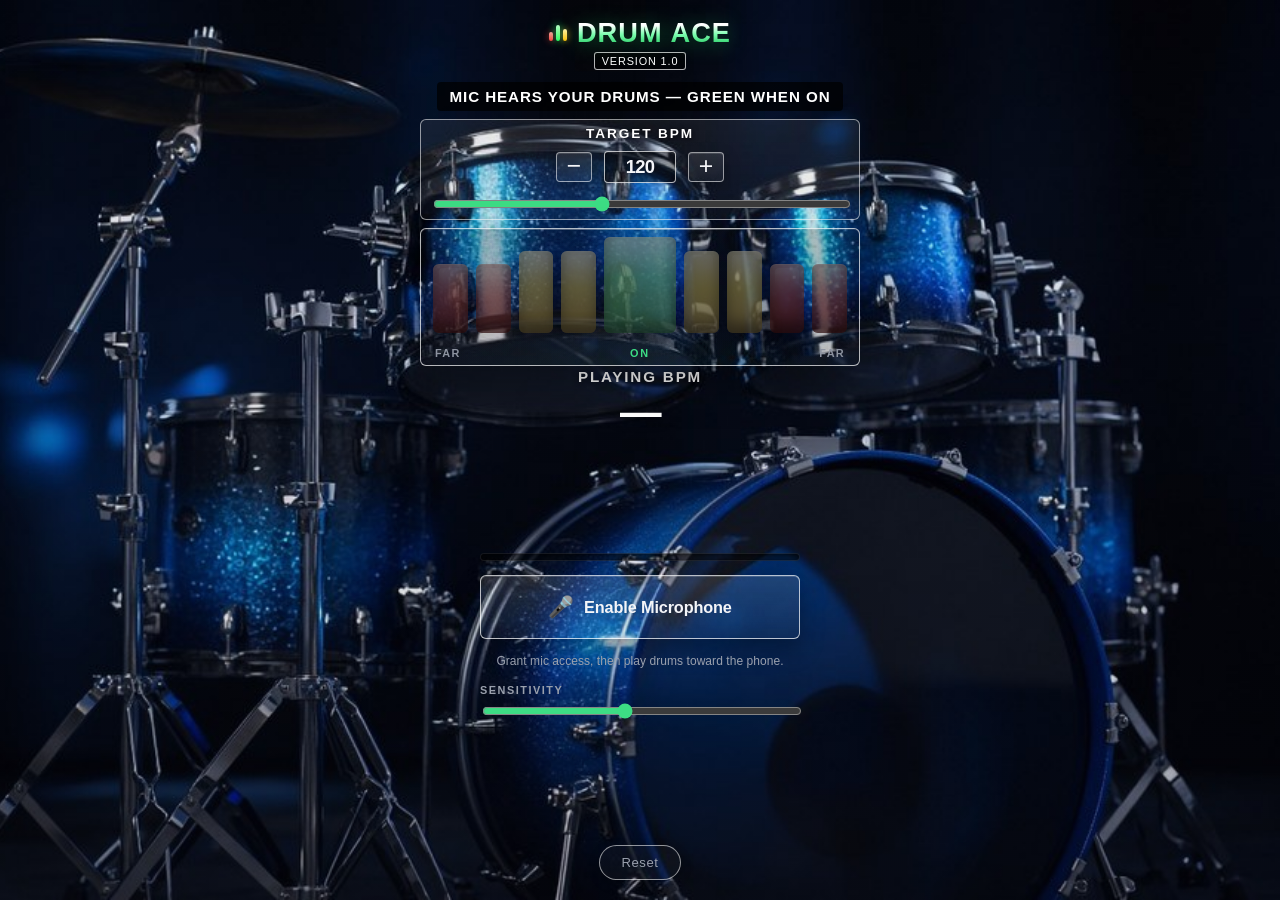
<file: index.html>
<!DOCTYPE html>
<html lang="en">
<head>
  <meta charset="UTF-8" />
  <meta name="viewport" content="width=device-width, initial-scale=1, viewport-fit=cover, maximum-scale=1, user-scalable=no" />
  <meta name="apple-mobile-web-app-capable" content="yes" />
  <meta name="apple-mobile-web-app-status-bar-style" content="black-translucent" />
  <meta name="apple-mobile-web-app-title" content="Drum Ace" />
  <meta name="theme-color" content="#07080c" />
  <title>Drum Ace</title>
  <link rel="stylesheet" href="styles.css" />
</head>
<body>
  <div class="app">
    <header class="header">
      <div class="brand">
        <span class="mark" aria-hidden="true"><i></i><i></i><i></i></span>
        <h1>Drum Ace</h1>
      </div>
      <p class="version">Version 1.0</p>
      <p class="subtitle">Mic hears your drums — green when on</p>
    </header>

    <section class="bpm-panel" aria-label="Target BPM">
      <label class="bpm-label" for="bpmInput">Target BPM</label>
      <div class="bpm-controls">
        <button type="button" class="bpm-btn" id="bpmDown" aria-label="Decrease BPM">−</button>
        <input type="number" id="bpmInput" inputmode="numeric" min="40" max="240" value="120" aria-label="Target BPM value" />
        <button type="button" class="bpm-btn" id="bpmUp" aria-label="Increase BPM">+</button>
      </div>
      <input type="range" id="bpmSlider" min="40" max="240" value="120" aria-label="BPM slider" />
    </section>

    <section class="led-stage" aria-label="Tempo LED bar" aria-live="polite">
      <div class="led-row" id="ledRow" role="img" aria-label="Nine LED tempo zones"></div>
      <div class="led-legend">
        <span>far</span>
        <span class="legend-center">ON</span>
        <span>far</span>
      </div>
    </section>

    <section class="playing" aria-live="polite">
      <span class="readout-label">Playing BPM</span>
      <span class="playing-bpm" id="playingBpm">—</span>
    </section>
    <span class="sr-only" id="errorReadout" hidden>—</span>

    <section class="mic-section">
      <div class="level-meter" aria-hidden="true">
        <div class="level-fill" id="levelFill"></div>
      </div>
      <button type="button" class="mic-btn" id="micBtn" aria-pressed="false">
        <span class="mic-icon" aria-hidden="true">🎤</span>
        <span class="mic-label" id="micLabel">Enable Microphone</span>
      </button>
      <p class="hint" id="statusHint">Grant mic access, then play drums toward the phone.</p>
      <div class="sens-row">
        <label for="sensSlider">Sensitivity</label>
        <input type="range" id="sensSlider" min="1" max="100" value="45" aria-label="Hit detection sensitivity" />
      </div>
    </section>

    <footer class="footer">
      <button type="button" class="ghost-btn" id="resetBtn">Reset</button>
    </footer>
  </div>
  <script src="app.js"></script>
      </body>
</html>
</file>
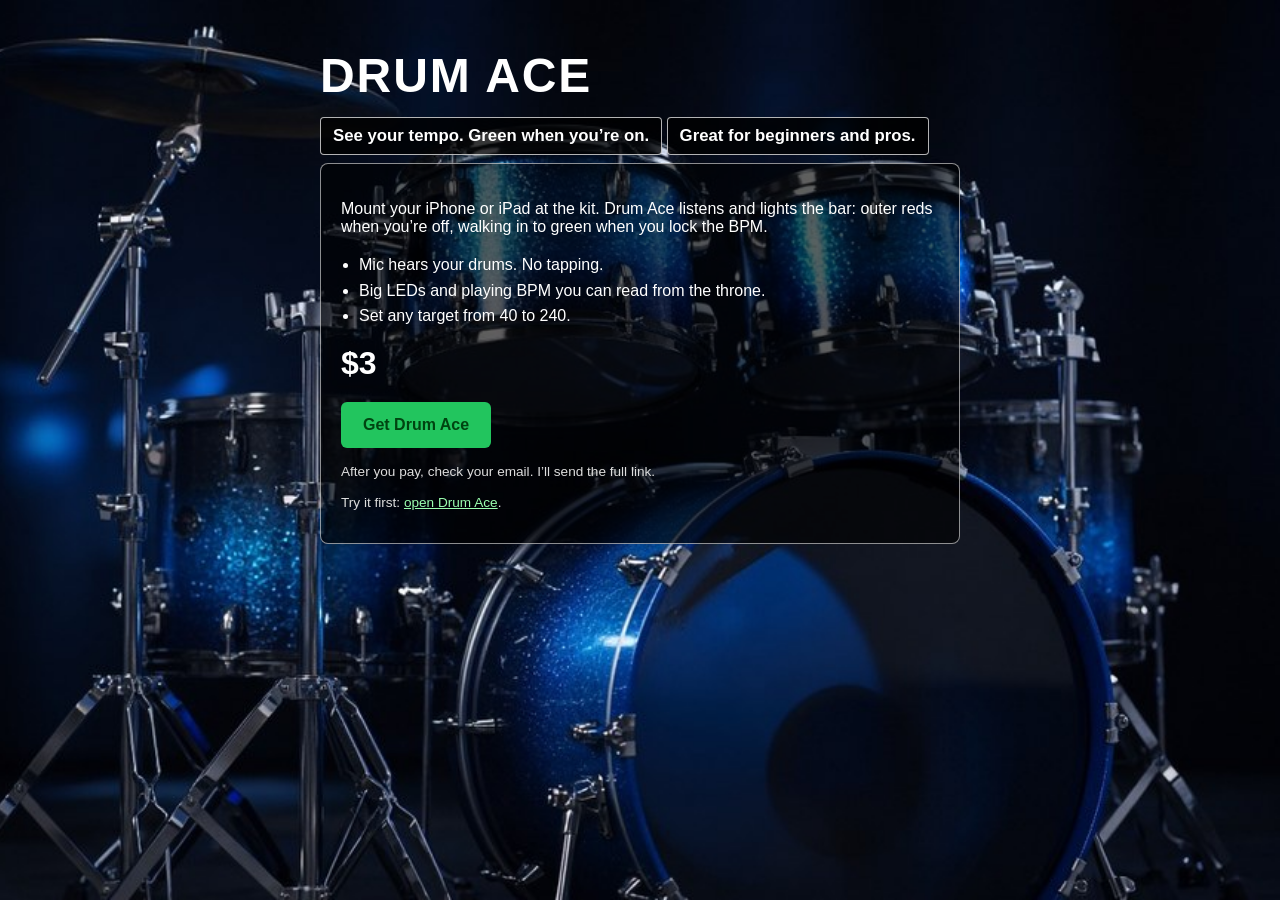
<file: sell.html>
<!DOCTYPE html>
<html lang="en">
<head>
<meta charset="UTF-8" />
<meta name="viewport" content="width=device-width, initial-scale=1" />
<title>Drum Ace</title>
<style>
  body { margin:0; font-family:-apple-system,BlinkMacSystemFont,sans-serif; background:#07080c url("bg-tama.jpg") center/cover fixed; color:#fff; }
  .wrap { max-width:640px; margin:0 auto; padding:48px 20px 80px; }
  h1 { font-size:3rem; margin:0; letter-spacing:.04em; text-transform:uppercase; }
  .tag { display:inline-block; font-size:1.05rem; font-weight:700; margin:14px 0 8px; padding:8px 12px; background:rgba(0,0,0,.78); border:1px solid rgba(255,255,255,.7); border-radius:4px; }
  .card { background:rgba(0,0,0,.62); border:1px solid rgba(255,255,255,.55); border-radius:8px; padding:20px; }
  ul { padding-left:18px; line-height:1.6; }
  .price { font-size:2rem; font-weight:800; margin:8px 0; }
  a.buy { display:inline-block; margin-top:12px; background:#22c55e; color:#041; font-weight:800; text-decoration:none; padding:14px 22px; border-radius:6px; }
  .note { margin-top:16px; font-size:.85rem; color:#ddd; }
</style>
</head>
<body>
  <div class="wrap">
    <h1>Drum Ace</h1>
    <p class="tag">See your tempo. Green when you’re on.</p>
    <p class="tag">Great for beginners and pros.</p>
    <div class="card">
      <p>Mount your iPhone or iPad at the kit. Drum Ace listens and lights the bar: outer reds when you’re off, walking in to green when you lock the BPM.</p>
      <ul>
        <li>Mic hears your drums. No tapping.</li>
        <li>Big LEDs and playing BPM you can read from the throne.</li>
        <li>Set any target from 40 to 240.</li>
      </ul>
      <div class="price">$3</div>
      <a class="buy" href="https://www.paypal.com/cgi-bin/webscr?cmd=_xclick&business=vruk%40icloud.com&amount=3.00&currency_code=USD&item_name=Drum%20Ace">Get Drum Ace</a>
      <p class="note">After you pay, check your email. I’ll send the full link.</p>
      <p class="note">Try it first: <a href="./" style="color:#9bffb0">open Drum Ace</a>.</p>
    </div>
  </div>
</body>
</html>
</file>
<file: styles.css>
/* Drum Ace — dark glass stage, mic onset → 9-bar tempo meter */

*,
*::before,
*::after {
  box-sizing: border-box;
  -webkit-tap-highlight-color: transparent;
}

:root {
  --bg: #07080c;
  --text: #f4f5f8;
  --muted: #9aa0ad;
  --accent: #3ddc84;
  --line: rgba(255, 255, 255, 0.1);
  --glass: linear-gradient(180deg, rgba(255, 255, 255, 0.07), rgba(255, 255, 255, 0.03));
  --shadow: 0 14px 36px rgba(0, 0, 0, 0.38);
  --safe-top: env(safe-area-inset-top, 0px);
  --safe-right: env(safe-area-inset-right, 0px);
  --safe-bottom: env(safe-area-inset-bottom, 0px);
  --safe-left: env(safe-area-inset-left, 0px);
}

html {
  color-scheme: dark;
}

html, body {
  margin: 0;
  padding: 0;
  height: 100%;
  background: var(--bg);
  color: var(--text);
  font-family: -apple-system, BlinkMacSystemFont, "SF Pro Text", "Segoe UI", Roboto, Helvetica, Arial, sans-serif;
  overscroll-behavior: none;
  touch-action: manipulation;
  user-select: none;
  -webkit-user-select: none;
}

body {
  min-height: 100dvh;
  min-height: -webkit-fill-available;
  position: relative;
  background-color: #0a0a12;
}

body::before {
  content: "";
  position: fixed;
  inset: 0;
  z-index: 0;
  background:
    linear-gradient(180deg, rgba(6,8,18,0.05) 0%, rgba(6,8,18,0.12) 70%, rgba(6,8,18,0.28) 100%),
    url("bg-tama.jpg") center / cover no-repeat;
  pointer-events: none;
}

button, input {
  font-family: inherit;
  color: inherit;
}

.app {
  position: relative;
  z-index: 1;
  max-width: 480px;
  margin: 0 auto;
  padding:
    calc(18px + var(--safe-top))
    calc(20px + var(--safe-right))
    calc(18px + var(--safe-bottom))
    calc(20px + var(--safe-left));
  min-height: 100dvh;
  display: flex;
  flex-direction: column;
  gap: 8px;
}

.header {
  text-align: center;
  padding-top: 2px;
  display: flex;
  flex-direction: column;
  align-items: center;
}

.brand {
  display: flex;
  align-items: center;
  justify-content: center;
  gap: 10px;
}

.mark {
  display: inline-flex;
  align-items: flex-end;
  gap: 3px;
  height: 16px;
}

.mark i {
  display: block;
  width: 4px;
  height: 9px;
  border-radius: 2px;
  background: linear-gradient(180deg, #ff9a9a, #ff3b3b);
  box-shadow: 0 0 7px rgba(255, 60, 60, 0.65);
}

.mark i:nth-child(2) {
  height: 16px;
  background: linear-gradient(180deg, #b6ffc8, #22ff66);
  box-shadow: 0 0 8px rgba(40, 255, 120, 0.85);
}

.mark i:nth-child(3) {
  height: 12px;
  background: linear-gradient(180deg, #fff3a8, #ffc107);
  box-shadow: 0 0 7px rgba(255, 210, 40, 0.7);
}

.header h1 {
  margin: 0;
  font-size: 1.7rem;
  font-weight: 800;
  letter-spacing: 0.04em;
  line-height: 0.95;
  text-transform: uppercase;
  background: linear-gradient(180deg, #ffffff 20%, #7dffb0 55%, #22c55e 100%);
  -webkit-background-clip: text;
  background-clip: text;
  color: transparent;
  text-shadow: none;
  filter: drop-shadow(0 2px 10px rgba(34, 255, 120, 0.35));
}

.subtitle {
  display: inline-block;
  margin: 12px auto 0;
  padding: 6px 12px;
  border-radius: 4px;
  font-size: 0.95rem;
  font-weight: 700;
  letter-spacing: 0.06em;
  text-transform: uppercase;
  color: #ffffff;
  background: rgba(0, 0, 0, 0.72);
  text-shadow: none;
}

.bpm-panel,
.readout-block {
  background: var(--glass);
  border: 1px solid rgba(255,255,255,0.55);
  box-shadow: var(--shadow), inset 0 1px 0 rgba(255, 255, 255, 0.08);
  backdrop-filter: none;
  -webkit-backdrop-filter: none;
}

.bpm-panel {
  border-radius: 6px;
  padding: 6px 10px 4px;
  box-shadow: none;
  gap: 4px;
  display: flex;
  flex-direction: column;
  gap: 10px;
}

.bpm-label,
.readout-label,
.sens-row label {
  font-size: 0.68rem;
  font-weight: 600;
  text-transform: uppercase;
  letter-spacing: 0.14em;
  color: var(--muted);
}

.bpm-label {
  text-align: center;
  color: #fff;
  font-size: 0.85rem;
  text-shadow: 0 1px 6px rgba(0,0,0,0.8);
}

.bpm-controls {
  display: flex;
  align-items: center;
  justify-content: center;
  gap: 12px;
}

.bpm-btn,
.mic-btn,
.ghost-btn {
  cursor: pointer;
  transition: transform 90ms ease, background 120ms ease, box-shadow 120ms ease;
}

.bpm-btn {
  width: 36px;
  height: 30px;
  border: 1px solid rgba(255,255,255,0.55);
  border-radius: 4px;
  background: linear-gradient(180deg, rgba(255, 255, 255, 0.1), rgba(255, 255, 255, 0.04));
  color: var(--text);
  font-size: 1.55rem;
  font-weight: 500;
  line-height: 1;
  box-shadow: 0 6px 16px rgba(0, 0, 0, 0.28), inset 0 1px 0 rgba(255, 255, 255, 0.14);
}

.bpm-btn:active,
.mic-btn:active,
.ghost-btn:active {
  transform: translateY(1px) scale(0.97);
}

#bpmInput {
  width: 72px;
  height: 32px;
  border: 1px solid rgba(255, 255, 255, 0.7);
  border-radius: 4px;
  background: rgba(0, 0, 0, 0.35);
  color: var(--text);
  font-size: 1.15rem;
  font-weight: 700;
  letter-spacing: -0.04em;
  font-variant-numeric: tabular-nums;
  text-align: center;
  box-shadow: inset 0 2px 8px rgba(0, 0, 0, 0.35);
  -moz-appearance: textfield;
  appearance: textfield;
}

#bpmInput::-webkit-outer-spin-button,
#bpmInput::-webkit-inner-spin-button {
  -webkit-appearance: none;
  margin: 0;
}

#bpmSlider,
#sensSlider {
  width: 100%;
  accent-color: var(--accent);
  height: 18px;
}

.led-stage {
  position: relative;
  border-radius: 6px;
  padding: 8px 8px 6px;
  background:
    radial-gradient(90% 80% at 50% 115%, rgba(61, 220, 132, 0.06), transparent 58%),
    linear-gradient(180deg, rgba(10, 12, 20, 0.22) 0%, rgba(10, 12, 20, 0.18) 100%);
  border: 1px solid rgba(255, 255, 255, 0.7);
  box-shadow:
    inset 0 1px 0 rgba(255, 255, 255, 0.12),
    0 18px 40px rgba(0, 0, 0, 0.35);
  overflow: hidden;
  backdrop-filter: none;
  -webkit-backdrop-filter: none;
}

.led-stage::before {
  content: "";
  position: absolute;
  left: 12%;
  right: 12%;
  top: 0;
  height: 1px;
  background: linear-gradient(90deg, transparent, rgba(255, 255, 255, 0.35), transparent);
}

.led-row {
  display: flex;
  align-items: flex-end;
  justify-content: center;
  gap: 8px;
  height: 96px;
  padding: 0 4px;
}

.led {
  flex: 1;
  max-width: 40px;
  border-radius: 6px;
  position: relative;
  transition: filter 80ms ease, opacity 80ms ease, box-shadow 80ms ease, transform 80ms ease;
  opacity: 0.72;
  filter: saturate(0.45) brightness(0.55);
  box-shadow:
    inset 0 1px 0 rgba(255, 255, 255, 0.18),
    inset 0 -10px 14px rgba(0, 0, 0, 0.4);
}

.led::after {
  content: "";
  position: absolute;
  left: 16%;
  right: 16%;
  top: 4px;
  height: 26%;
  border-radius: 4px;
  background: linear-gradient(180deg, rgba(255, 255, 255, 0.55), transparent);
  opacity: 0.28;
  pointer-events: none;
}

.led.red {
  background: linear-gradient(180deg, #ff9b9b 0%, #ff3b3b 48%, #d40f0f 100%);
  height: 72%;
}

.led.yellow {
  background: linear-gradient(180deg, #fff4ad 0%, #ffd400 46%, #e0a000 100%);
  height: 85%;
}

.led.green {
  background: linear-gradient(180deg, #c8ffd4 0%, #2bff72 42%, #00c944 100%);
  height: 100%;
  max-width: 72px;
  flex: 2.1;
}

.led.lit {
  opacity: 1;
  filter: saturate(1.5) brightness(1.28);
  box-shadow:
    0 0 10px var(--glow),
    0 0 26px var(--glow),
    0 0 52px var(--glow),
    inset 0 1px 0 rgba(255, 255, 255, 0.75);
  transform: scaleY(1.03);
}

.led.lit::after {
  opacity: 0.72;
}

.led.red.lit { --glow: rgba(255, 48, 48, 0.95); }
.led.yellow.lit { --glow: rgba(255, 214, 40, 0.95); }
.led.green.lit { --glow: rgba(40, 255, 120, 1); }

.led.green.lit {
  animation: ace-pulse 1.35s ease-in-out infinite;
}

@keyframes ace-pulse {
  0%, 100% {
    filter: saturate(1.45) brightness(1.22);
    box-shadow:
      0 0 10px rgba(40, 255, 120, 0.8),
      0 0 26px rgba(30, 255, 110, 0.65),
      0 0 48px rgba(30, 255, 100, 0.4),
      inset 0 1px 0 rgba(255, 255, 255, 0.75);
  }
  50% {
    filter: saturate(1.65) brightness(1.48);
    box-shadow:
      0 0 16px rgba(90, 255, 160, 1),
      0 0 36px rgba(40, 255, 130, 0.9),
      0 0 72px rgba(30, 255, 110, 0.62),
      inset 0 1px 0 rgba(255, 255, 255, 0.9);
  }
}

.led-legend {
  display: flex;
  justify-content: space-between;
  margin-top: 14px;
  padding: 0 6px;
  font-size: 0.68rem;
  font-weight: 600;
  text-transform: uppercase;
  letter-spacing: 0.12em;
  color: #8d93a0;
}

.legend-center {
  color: #3ddc84;
  letter-spacing: 0.16em;
}

.readout {
  display: grid;
  grid-template-columns: 1fr 1fr;
  gap: 10px;
}

.readout-block {
  border-radius: 16px;
  padding: 12px 10px 11px;
  text-align: center;
}

.readout-label {
  display: block;
  margin-bottom: 6px;
}

.readout-value {
  font-size: 1.65rem;
  font-weight: 700;
  letter-spacing: -0.04em;
  font-variant-numeric: tabular-nums;
  line-height: 1;
}

.mic-section {
  flex: 1;
  display: flex;
  flex-direction: column;
  align-items: center;
  justify-content: center;
  gap: 14px;
  min-height: 160px;
}

.level-meter {
  width: 100%;
  max-width: 320px;
  height: 8px;
  border-radius: 999px;
  background: rgba(0, 0, 0, 0.45);
  overflow: hidden;
  border: 1px solid rgba(255, 255, 255, 0.08);
  box-shadow: inset 0 1px 4px rgba(0, 0, 0, 0.55);
}

.level-fill {
  height: 100%;
  width: 0%;
  border-radius: inherit;
  background: linear-gradient(90deg, #2f9e44 0%, #3ddc84 38%, #ffd43b 72%, #ff6b6b 100%);
  box-shadow: 0 0 12px rgba(61, 220, 132, 0.55);
  transition: width 50ms linear;
}

.mic-btn {
  width: 100%;
  max-width: 320px;
  min-height: 64px;
  border: 1px solid rgba(255, 255, 255, 0.7);
  border-radius: 6px;
  background: linear-gradient(180deg, rgba(255, 255, 255, 0.12), rgba(255, 255, 255, 0.04));
  color: var(--text);
  font-size: 1.02rem;
  font-weight: 700;
  letter-spacing: -0.01em;
  display: flex;
  align-items: center;
  justify-content: center;
  gap: 10px;
  box-shadow: 0 10px 24px rgba(0, 0, 0, 0.32), inset 0 1px 0 rgba(255, 255, 255, 0.16);
}

.mic-btn.listening {
  background: linear-gradient(180deg, #5ae898 0%, #24b85a 100%);
  border-color: rgba(180, 255, 210, 0.4);
  color: #07140c;
  box-shadow:
    0 0 22px rgba(61, 220, 132, 0.42),
    0 10px 24px rgba(0, 0, 0, 0.28),
    inset 0 1px 0 rgba(255, 255, 255, 0.45);
}

.mic-btn.error {
  background: linear-gradient(180deg, #e85d5d, #c92a2a);
  border-color: transparent;
  color: #fff;
}

.mic-icon {
  font-size: 1.3rem;
  line-height: 1;
}

.hint {
  margin: 0;
  font-size: 0.75rem;
  color: var(--muted);
  text-align: center;
  max-width: 320px;
  line-height: 1.4;
  letter-spacing: 0.005em;
}

.sens-row {
  width: 100%;
  max-width: 320px;
  display: flex;
  flex-direction: column;
  gap: 4px;
}

.footer {
  display: flex;
  justify-content: center;
  padding-bottom: 2px;
}

.ghost-btn {
  background: rgba(255, 255, 255, 0.03);
  border: 1px solid rgba(255, 255, 255, 0.55);
  color: var(--muted);
  border-radius: 999px;
  padding: 9px 22px;
  font-size: 0.82rem;
  letter-spacing: 0.04em;
  box-shadow: 0 4px 12px rgba(0, 0, 0, 0.2);
}

.ghost-btn:active {
  background: rgba(255, 255, 255, 0.08);
  color: var(--text);
}

button:focus-visible,
input:focus-visible {
  outline: 2px solid rgba(61, 220, 132, 0.85);
  outline-offset: 2px;
}

.hit-flash .led-stage {
  animation: stage-flash 140ms ease-out;
}

.hit-flash .level-fill {
  filter: brightness(1.35);
}

@keyframes stage-flash {
  0% {
    filter: brightness(1.22);
    box-shadow:
      inset 0 0 28px rgba(255, 255, 255, 0.12),
      0 0 24px rgba(255, 255, 255, 0.12);
  }
  100% {
    filter: brightness(1);
  }
}

@media (prefers-reduced-motion: reduce) {
  .led.green.lit,
  .hit-flash .led-stage {
    animation: none;
  }
}

@media (max-height: 700px) {
  .led-row { height: 112px; }
  .app { gap: 12px; }
  .mic-btn { min-height: 56px; }
  .header h1 { font-size: 1.45rem; }
}

.version {
  margin: 6px 0 0;
  font-size: 0.68rem;
  letter-spacing: 0.08em;
  text-transform: uppercase;
  color: #fff;
  background: rgba(0, 0, 0, 0.55);
  border: 1px solid rgba(255, 255, 255, 0.7);
  padding: 2px 7px;
  border-radius: 3px;
}

.playing {
  display: flex;
  flex-direction: column;
  align-items: center;
  gap: 2px;
  margin-top: -6px;
}
.playing-bpm {
  font-size: 2.6rem;
  font-weight: 800;
  line-height: 0.9;
  letter-spacing: -0.04em;
  font-variant-numeric: tabular-nums;
  color: #fff;
  text-shadow: 0 2px 12px rgba(0,0,0,0.7);
}
.playing .readout-label {
  font-size: 0.95rem;
  color: #fff;
  font-weight: 700;
  letter-spacing: 0.12em;
  text-shadow: 0 2px 8px rgba(0,0,0,0.85);
}
.sr-only { display: none; }
</file>
